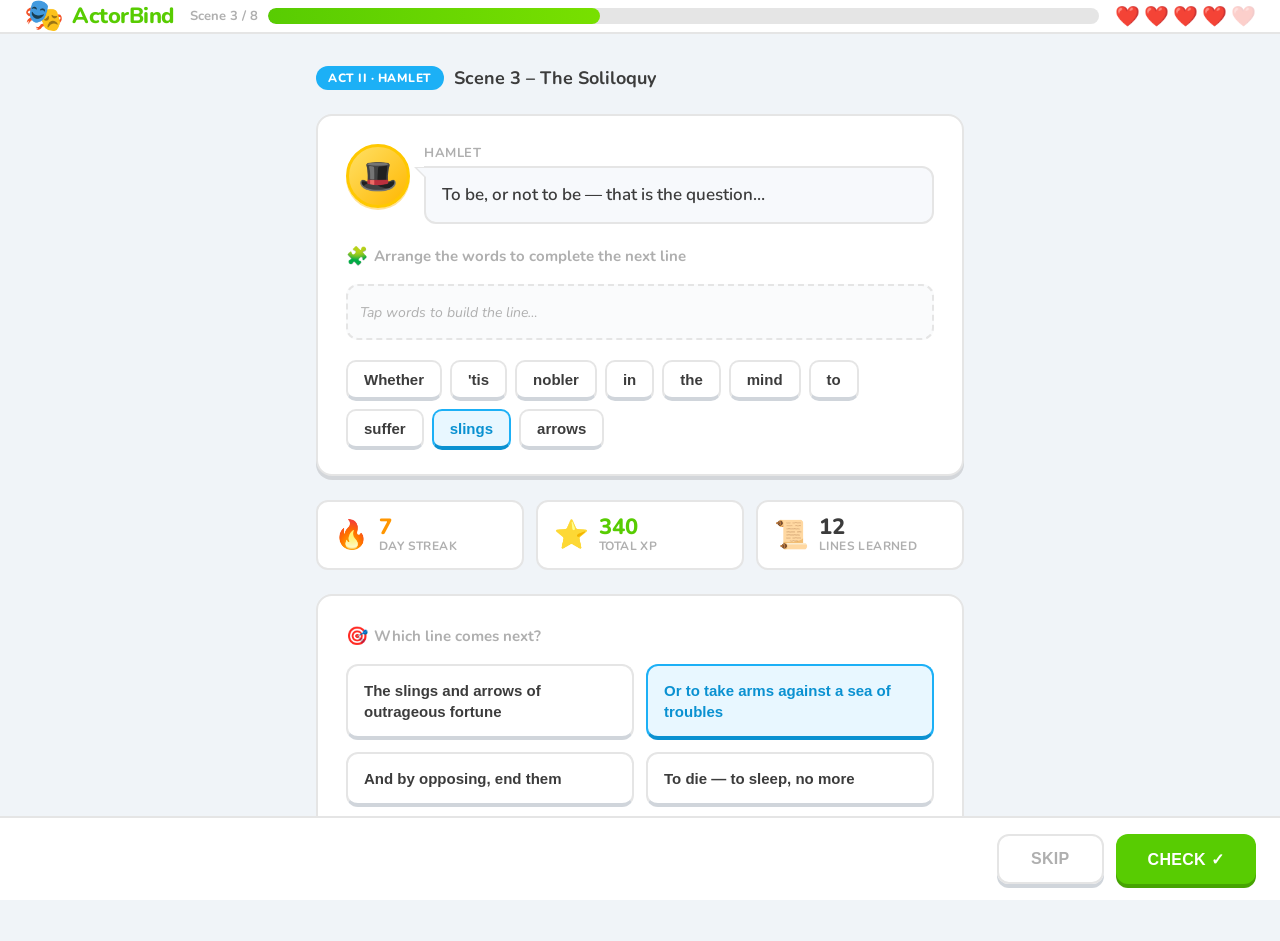
<file: index.html>
<!DOCTYPE html>
<html lang="en">
<head>
  <meta charset="UTF-8" />
  <meta name="viewport" content="width=device-width, initial-scale=1.0" />
  <title>ActorBind – Memorize Your Lines</title>
  <link rel="preconnect" href="https://fonts.googleapis.com" />
  <link
    rel="stylesheet"
    href="https://fonts.googleapis.com/css2?family=Nunito:wght@400;600;700;800&display=swap"
  />
  <link rel="stylesheet" href="styles.css" />
</head>
<body>

  <!-- ── Header ──────────────────────────────────────────────── -->
  <header class="site-header">

    <a href="#" class="logo">
      <span class="logo-icon">🎭</span>
      <span class="logo-text">ActorBind</span>
    </a>

    <div class="progress-wrap">
      <span class="progress-label">Scene 3 / 8</span>
      <div class="progress-bar" role="progressbar" aria-valuenow="40" aria-valuemin="0" aria-valuemax="100">
        <div class="progress-fill"></div>
      </div>
    </div>

    <div class="hearts" aria-label="Lives remaining: 4 of 5">
      <span class="heart" title="Life">❤️</span>
      <span class="heart" title="Life">❤️</span>
      <span class="heart" title="Life">❤️</span>
      <span class="heart" title="Life">❤️</span>
      <span class="heart lost" title="Life lost">❤️</span>
    </div>

  </header>

  <!-- ── Main ────────────────────────────────────────────────── -->
  <main>

    <!-- Lesson label -->
    <div class="lesson-info">
      <span class="lesson-badge">Act II · Hamlet</span>
      <span class="lesson-title">Scene 3 – The Soliloquy</span>
    </div>

    <!-- ── Exercise card: arrange the line ─────────────────── -->
    <section class="card" aria-label="Exercise: arrange the words">

      <!-- Character dialogue prompt -->
      <div class="card-header">
        <div class="character-avatar" aria-hidden="true">🎩</div>
        <div class="character-info">
          <div class="character-name">Hamlet</div>
          <div class="dialogue-bubble">
            To be, or not to be — that is the question…
          </div>
        </div>
      </div>

      <!-- Instruction -->
      <p class="exercise-instruction">
        <span class="icon" aria-hidden="true">🧩</span>
        Arrange the words to complete the next line
      </p>

      <!-- Drop zone for selected tiles -->
      <div class="answer-area" role="group" aria-label="Your answer">
        <span class="answer-placeholder" aria-hidden="true">Tap words to build the line…</span>
      </div>

      <!-- Word tile bank -->
      <div class="tiles-bank" role="group" aria-label="Available words">
        <button class="tile" type="button" aria-pressed="false">Whether</button>
        <button class="tile" type="button" aria-pressed="false">'tis</button>
        <button class="tile" type="button" aria-pressed="false">nobler</button>
        <button class="tile" type="button" aria-pressed="false">in</button>
        <button class="tile" type="button" aria-pressed="false">the</button>
        <button class="tile" type="button" aria-pressed="false">mind</button>
        <button class="tile" type="button" aria-pressed="false">to</button>
        <button class="tile" type="button" aria-pressed="false">suffer</button>
        <button class="tile selected" type="button" aria-pressed="true">slings</button>
        <button class="tile" type="button" aria-pressed="false">arrows</button>
      </div>

    </section>

    <!-- ── Stats strip ─────────────────────────────────────── -->
    <div class="stats-strip">

      <div class="stat-card streak">
        <span class="stat-icon" aria-hidden="true">🔥</span>
        <div class="stat-body">
          <span class="stat-value">7</span>
          <span class="stat-label">Day Streak</span>
        </div>
      </div>

      <div class="stat-card xp">
        <span class="stat-icon" aria-hidden="true">⭐</span>
        <div class="stat-body">
          <span class="stat-value">340</span>
          <span class="stat-label">Total XP</span>
        </div>
      </div>

      <div class="stat-card">
        <span class="stat-icon" aria-hidden="true">📜</span>
        <div class="stat-body">
          <span class="stat-value">12</span>
          <span class="stat-label">Lines Learned</span>
        </div>
      </div>

    </div>

    <!-- ── Exercise card: multiple choice ──────────────────── -->
    <section class="card" aria-label="Exercise: choose the correct line">

      <p class="exercise-instruction">
        <span class="icon" aria-hidden="true">🎯</span>
        Which line comes next?
      </p>

      <div class="options-grid" role="group" aria-label="Answer choices">
        <button class="option-btn" type="button" aria-pressed="false">
          The slings and arrows of outrageous fortune
        </button>
        <button class="option-btn selected" type="button" aria-pressed="true">
          Or to take arms against a sea of troubles
        </button>
        <button class="option-btn" type="button" aria-pressed="false">
          And by opposing, end them
        </button>
        <button class="option-btn" type="button" aria-pressed="false">
          To die — to sleep, no more
        </button>
      </div>

    </section>

  </main>

  <!-- ── Footer / action bar ─────────────────────────────────── -->
  <footer class="site-footer">
    <button class="btn btn-skip" type="button">Skip</button>
    <button class="btn btn-check" type="button">Check ✓</button>
  </footer>

</body>
</html>
</file>
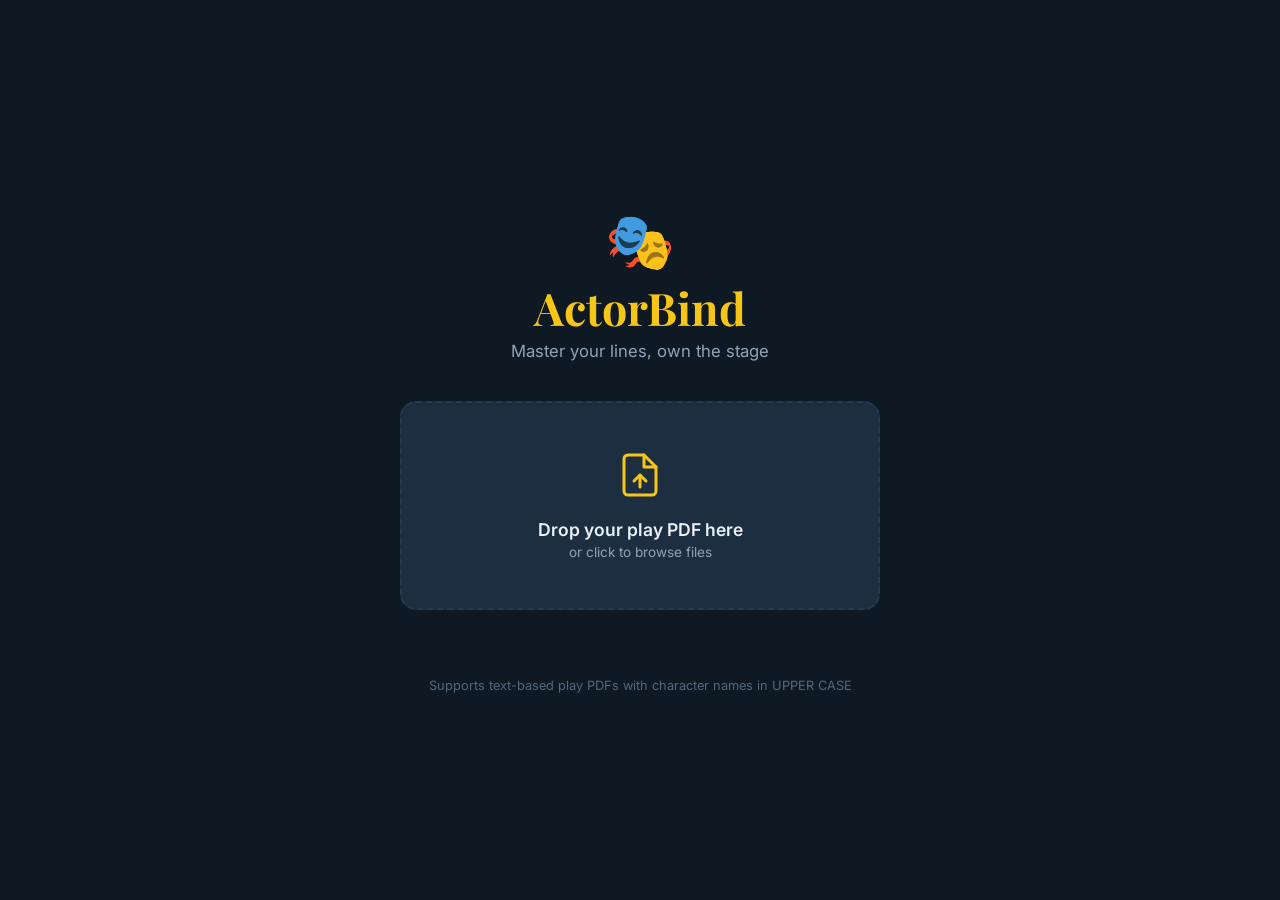
<file: templates/index.html>
<!DOCTYPE html>
<html lang="en">
<head>
    <meta charset="UTF-8">
    <meta name="viewport" content="width=device-width, initial-scale=1.0">
    <title>ActorBind — Memorize Your Lines</title>
    <link href="https://fonts.googleapis.com/css2?family=Inter:wght@400;500;600;700;800&family=Playfair+Display:wght@600;700&display=swap" rel="stylesheet">
    <link rel="stylesheet" href="/static/css/style.css">
</head>
<body>

<div id="app">

    <!-- ════════════ UPLOAD SCREEN ════════════ -->
    <div class="screen active" id="screen-upload">
        <div class="upload-container">
            <div class="brand">
                <div class="brand-icon">🎭</div>
                <h1 class="brand-title">ActorBind</h1>
                <p class="brand-subtitle">Master your lines, own the stage</p>
            </div>
            <div class="upload-card" id="drop-zone">
                <div class="upload-icon">
                    <svg width="48" height="48" viewBox="0 0 24 24" fill="none" stroke="currentColor" stroke-width="1.5" stroke-linecap="round" stroke-linejoin="round">
                        <path d="M14 2H6a2 2 0 0 0-2 2v16a2 2 0 0 0 2 2h12a2 2 0 0 0 2-2V8z"/>
                        <polyline points="14 2 14 8 20 8"/>
                        <line x1="12" y1="18" x2="12" y2="12"/>
                        <polyline points="9 15 12 12 15 15"/>
                    </svg>
                </div>
                <p class="upload-text">Drop your play PDF here</p>
                <p class="upload-subtext">or click to browse files</p>
                <input type="file" id="file-input" accept=".pdf" hidden>
            </div>
            <div class="upload-status" id="upload-status"></div>
            <p class="upload-hint">Supports text-based play PDFs with character names in UPPER CASE</p>
        </div>
    </div>

    <!-- ════════════ SETUP SCREEN ════════════ -->
    <div class="screen" id="screen-setup">
        <div class="setup-container">
            <button class="btn-back" id="btn-back-upload">← New Upload</button>
            <h2 class="setup-title">Choose Your Character</h2>

            <div class="play-info" id="play-info">
                <span class="info-badge" id="badge-pages">0 pages</span>
                <span class="info-badge" id="badge-lines">0 lines detected</span>
            </div>

            <div class="character-grid" id="character-grid"></div>

            <div class="page-range-section">
                <h3 class="section-label">Page Range <span class="optional">(optional)</span></h3>
                <div class="range-inputs">
                    <div class="range-field">
                        <label for="start-page">From</label>
                        <input type="number" id="start-page" min="1" value="1">
                    </div>
                    <span class="range-dash">—</span>
                    <div class="range-field">
                        <label for="end-page">To</label>
                        <input type="number" id="end-page" min="1">
                    </div>
                </div>
            </div>

            <div class="preview-section" id="preview-section">
                <h3 class="section-label">Script Preview</h3>
                <div class="preview-lines" id="preview-lines"></div>
            </div>

            <div class="setup-actions">
                <button class="btn-primary" id="btn-study" disabled>
                    <span class="btn-icon">📖</span> Study Lines
                </button>
                <button class="btn-primary btn-gold" id="btn-start" disabled>
                    <span class="btn-icon">⚡</span> Start Practice
                </button>
            </div>
        </div>
    </div>

    <!-- ════════════ STUDY SCREEN ════════════ -->
    <div class="screen" id="screen-study">
        <div class="study-container">
            <div class="study-header">
                <button class="btn-back" id="btn-study-back">← Back</button>
                <h2 class="study-title">Study Your Lines</h2>
                <p class="study-subtitle" id="study-subtitle"></p>
            </div>
            <div class="study-lines" id="study-lines"></div>
            <div class="study-footer">
                <button class="btn-primary btn-gold" id="btn-start-from-study">
                    <span class="btn-icon">⚡</span> Ready to Practice
                </button>
            </div>
        </div>
    </div>

    <!-- ════════════ PRACTICE SCREEN ════════════ -->
    <div class="screen" id="screen-practice">
        <div class="practice-header">
            <button class="btn-icon-only" id="btn-quit" title="Quit">
                <svg width="20" height="20" viewBox="0 0 24 24" fill="none" stroke="currentColor" stroke-width="2.5" stroke-linecap="round"><line x1="18" y1="6" x2="6" y2="18"/><line x1="6" y1="6" x2="18" y2="18"/></svg>
            </button>
            <div class="progress-bar-container">
                <div class="progress-bar" id="progress-bar"></div>
            </div>
            <div class="practice-stats">
                <div class="stat stat-hearts" id="hearts-display">
                    <span class="stat-icon">❤️</span>
                    <span class="stat-value" id="heart-count">3</span>
                </div>
                <div class="stat stat-xp">
                    <span class="stat-icon">⭐</span>
                    <span class="stat-value" id="xp-count">0</span>
                </div>
                <div class="stat stat-streak" id="streak-display">
                    <span class="stat-icon">🔥</span>
                    <span class="stat-value" id="streak-count">0</span>
                </div>
            </div>
        </div>

        <div class="exercise-area">
            <div class="exercise-type-badge" id="exercise-type-badge"></div>
            <div class="exercise-container" id="exercise-container"></div>
        </div>

        <div class="practice-footer" id="practice-footer">
            <div class="feedback-bar" id="feedback-bar"></div>
            <button class="btn-primary btn-check" id="btn-check" disabled>Check</button>
        </div>
    </div>

    <!-- ════════════ RESULTS SCREEN ════════════ -->
    <div class="screen" id="screen-results">
        <div class="results-container">
            <div class="results-trophy">🏆</div>
            <h2 class="results-title" id="results-title">Lesson Complete!</h2>
            <p class="results-subtitle" id="results-subtitle"></p>

            <div class="results-stats">
                <div class="result-card">
                    <span class="result-number" id="result-xp">0</span>
                    <span class="result-label">XP earned</span>
                </div>
                <div class="result-card">
                    <span class="result-number" id="result-accuracy">0%</span>
                    <span class="result-label">Accuracy</span>
                </div>
                <div class="result-card">
                    <span class="result-number" id="result-streak">0</span>
                    <span class="result-label">Best streak</span>
                </div>
            </div>

            <div class="results-actions">
                <button class="btn-primary btn-gold" id="btn-next-lesson">Next Lesson →</button>
                <button class="btn-secondary" id="btn-retry-mistakes">Practice Mistakes</button>
                <button class="btn-secondary" id="btn-retry">Retry Lesson</button>
                <button class="btn-ghost" id="btn-new-play">← Choose Another Play</button>
            </div>
        </div>
    </div>

    <!-- ════════════ OUT OF HEARTS OVERLAY ════════════ -->
    <div class="overlay" id="overlay-hearts">
        <div class="overlay-card">
            <div class="overlay-icon">💔</div>
            <h3>Out of Hearts!</h3>
            <p>Don't worry — every great actor needs rehearsal.</p>
            <div class="overlay-actions">
                <button class="btn-primary" id="btn-hearts-retry">Try Again</button>
                <button class="btn-secondary" id="btn-hearts-quit">Back to Setup</button>
            </div>
        </div>
    </div>

    <!-- ════════════ LOADING OVERLAY ════════════ -->
    <div class="overlay" id="overlay-loading">
        <div class="overlay-card">
            <div class="spinner"></div>
            <p class="loading-text" id="loading-text">Preparing your practice…</p>
        </div>
    </div>

</div>

<canvas id="confetti-canvas"></canvas>

<script src="/static/js/app.js"></script>
</body>
</html>
</file>
<file: styles.css>
/* ── Reset & base ────────────────────────────────────────────── */
*, *::before, *::after {
  box-sizing: border-box;
  margin: 0;
  padding: 0;
}

:root {
  --green:      #58cc02;
  --green-dark: #46a302;
  --blue:       #1cb0f6;
  --blue-dark:  #0a91d1;
  --red:        #ff4b4b;
  --gold:       #ffc800;
  --bg:         #f0f4f8;
  --card:       #ffffff;
  --border:     #e5e5e5;
  --text:       #3c3c3c;
  --text-muted: #afafaf;
  --radius:     16px;
  --shadow:     0 4px 0 rgba(0,0,0,.12);
}

html, body {
  height: 100%;
}

body {
  font-family: "Nunito", "Segoe UI", Arial, sans-serif;
  background: var(--bg);
  color: var(--text);
  display: flex;
  flex-direction: column;
  min-height: 100vh;
}

/* ── Header ──────────────────────────────────────────────────── */
.site-header {
  background: var(--card);
  border-bottom: 2px solid var(--border);
  padding: 0 24px;
  height: 64px;
  display: flex;
  align-items: center;
  gap: 16px;
  position: sticky;
  top: 0;
  z-index: 100;
}

.logo {
  display: flex;
  align-items: center;
  gap: 8px;
  text-decoration: none;
}

.logo-icon {
  font-size: 32px;
  line-height: 1;
}

.logo-text {
  font-size: 22px;
  font-weight: 800;
  color: var(--green);
  letter-spacing: -0.5px;
}

/* Progress bar */
.progress-wrap {
  flex: 1;
  display: flex;
  align-items: center;
  gap: 10px;
}

.progress-label {
  font-size: 13px;
  font-weight: 700;
  color: var(--text-muted);
  white-space: nowrap;
}

.progress-bar {
  flex: 1;
  height: 16px;
  background: var(--border);
  border-radius: 100px;
  overflow: hidden;
}

.progress-fill {
  height: 100%;
  width: 40%;
  background: linear-gradient(90deg, var(--green) 0%, #78e000 100%);
  border-radius: 100px;
  transition: width .4s ease;
}

/* Hearts */
.hearts {
  display: flex;
  align-items: center;
  gap: 4px;
  font-size: 20px;
}

.heart { opacity: 1; transition: opacity .2s; }
.heart.lost { opacity: .25; }

/* ── Main layout ─────────────────────────────────────────────── */
main {
  flex: 1;
  display: flex;
  flex-direction: column;
  align-items: center;
  padding: 32px 16px 24px;
  gap: 24px;
  max-width: 680px;
  width: 100%;
  margin: 0 auto;
}

/* ── Lesson info strip ───────────────────────────────────────── */
.lesson-info {
  width: 100%;
  display: flex;
  align-items: center;
  gap: 10px;
}

.lesson-badge {
  background: var(--blue);
  color: #fff;
  font-size: 12px;
  font-weight: 800;
  padding: 4px 12px;
  border-radius: 100px;
  text-transform: uppercase;
  letter-spacing: .5px;
}

.lesson-title {
  font-size: 18px;
  font-weight: 700;
}

/* ── Exercise card ───────────────────────────────────────────── */
.card {
  background: var(--card);
  border: 2px solid var(--border);
  border-radius: var(--radius);
  padding: 28px 28px 24px;
  width: 100%;
  box-shadow: var(--shadow);
}

.card-header {
  display: flex;
  align-items: flex-start;
  gap: 14px;
  margin-bottom: 20px;
}

.character-avatar {
  width: 64px;
  height: 64px;
  border-radius: 50%;
  background: linear-gradient(135deg, #ffe066 0%, #ffb700 100%);
  display: flex;
  align-items: center;
  justify-content: center;
  font-size: 32px;
  flex-shrink: 0;
  border: 3px solid var(--gold);
  box-shadow: 0 2px 0 rgba(255,183,0,.4);
}

.character-info {
  flex: 1;
}

.character-name {
  font-size: 13px;
  font-weight: 700;
  color: var(--text-muted);
  text-transform: uppercase;
  letter-spacing: .5px;
  margin-bottom: 4px;
}

.dialogue-bubble {
  background: #f7f9fc;
  border: 2px solid var(--border);
  border-radius: 0 12px 12px 12px;
  padding: 14px 16px;
  font-size: 17px;
  font-weight: 600;
  line-height: 1.55;
  color: var(--text);
  position: relative;
}

.dialogue-bubble::before {
  content: "";
  position: absolute;
  top: -1px;
  left: -12px;
  border: 6px solid transparent;
  border-right-color: var(--border);
  border-top-color: var(--border);
}

.dialogue-bubble::after {
  content: "";
  position: absolute;
  top: 0px;
  left: -9px;
  border: 5px solid transparent;
  border-right-color: #f7f9fc;
  border-top-color: #f7f9fc;
}

/* Instruction */
.exercise-instruction {
  font-size: 15px;
  font-weight: 700;
  color: var(--text-muted);
  margin-bottom: 16px;
  display: flex;
  align-items: center;
  gap: 6px;
}

.exercise-instruction .icon {
  font-size: 18px;
}

/* Word tile answer area */
.answer-area {
  min-height: 56px;
  border: 2px dashed var(--border);
  border-radius: 12px;
  padding: 10px 12px;
  display: flex;
  flex-wrap: wrap;
  gap: 8px;
  align-items: center;
  margin-bottom: 20px;
  background: #fafbfc;
  transition: border-color .2s;
}

.answer-placeholder {
  color: var(--text-muted);
  font-size: 14px;
  font-style: italic;
}

/* Word tiles */
.tiles-bank {
  display: flex;
  flex-wrap: wrap;
  gap: 8px;
}

.tile {
  background: var(--card);
  border: 2px solid var(--border);
  border-bottom: 4px solid #d0d5db;
  border-radius: 10px;
  padding: 9px 16px;
  font-size: 15px;
  font-weight: 700;
  color: var(--text);
  cursor: pointer;
  user-select: none;
  transition: transform .1s, background .15s;
}

.tile:hover {
  background: #f5f7ff;
  border-color: var(--blue);
  border-bottom-color: var(--blue-dark);
}

.tile:active {
  transform: translateY(2px);
  border-bottom-width: 2px;
}

.tile.selected {
  background: #e8f7ff;
  border-color: var(--blue);
  border-bottom-color: var(--blue-dark);
  color: var(--blue-dark);
}

/* Multiple choice options */
.options-grid {
  display: grid;
  grid-template-columns: 1fr 1fr;
  gap: 12px;
}

.option-btn {
  background: var(--card);
  border: 2px solid var(--border);
  border-bottom: 4px solid #d0d5db;
  border-radius: 12px;
  padding: 14px 16px;
  font-size: 15px;
  font-weight: 700;
  color: var(--text);
  text-align: left;
  cursor: pointer;
  transition: transform .1s, background .15s, border-color .15s;
  line-height: 1.4;
}

.option-btn:hover {
  background: #f5f7ff;
  border-color: var(--blue);
  border-bottom-color: var(--blue-dark);
}

.option-btn:active {
  transform: translateY(2px);
  border-bottom-width: 2px;
}

.option-btn.selected {
  background: #e8f7ff;
  border-color: var(--blue);
  border-bottom-color: var(--blue-dark);
  color: var(--blue-dark);
}

.option-btn.correct {
  background: #d7ffb8;
  border-color: var(--green);
  border-bottom-color: var(--green-dark);
  color: var(--green-dark);
}

.option-btn.incorrect {
  background: #ffe0e0;
  border-color: var(--red);
  border-bottom-color: #cc3b3b;
  color: #cc3b3b;
}

/* ── XP / streak strip ───────────────────────────────────────── */
.stats-strip {
  width: 100%;
  display: flex;
  gap: 12px;
}

.stat-card {
  flex: 1;
  background: var(--card);
  border: 2px solid var(--border);
  border-radius: 12px;
  padding: 14px 16px;
  display: flex;
  align-items: center;
  gap: 10px;
}

.stat-icon {
  font-size: 28px;
  line-height: 1;
}

.stat-body {
  display: flex;
  flex-direction: column;
}

.stat-value {
  font-size: 22px;
  font-weight: 800;
  line-height: 1;
}

.stat-label {
  font-size: 12px;
  font-weight: 700;
  color: var(--text-muted);
  text-transform: uppercase;
  letter-spacing: .4px;
}

.stat-card.streak .stat-value { color: #ff9600; }
.stat-card.xp     .stat-value { color: var(--green); }

/* ── Footer / CTA ────────────────────────────────────────────── */
.site-footer {
  background: var(--card);
  border-top: 2px solid var(--border);
  padding: 16px 24px;
  display: flex;
  justify-content: flex-end;
  gap: 12px;
  position: sticky;
  bottom: 0;
}

.btn {
  display: inline-flex;
  align-items: center;
  justify-content: center;
  gap: 8px;
  border: none;
  border-radius: 12px;
  padding: 14px 32px;
  font-size: 16px;
  font-weight: 800;
  letter-spacing: .3px;
  text-transform: uppercase;
  cursor: pointer;
  transition: transform .1s, box-shadow .1s;
  text-decoration: none;
}

.btn:active {
  transform: translateY(2px);
}

.btn-skip {
  background: transparent;
  border: 2px solid var(--border);
  color: var(--text-muted);
  box-shadow: 0 4px 0 #d0d5db;
}

.btn-skip:hover  { background: var(--bg); }
.btn-skip:active { box-shadow: none; }

.btn-check {
  background: var(--green);
  color: #fff;
  box-shadow: 0 4px 0 var(--green-dark);
}

.btn-check:hover  { background: #63de02; }
.btn-check:active { box-shadow: none; }

/* ── Responsive ──────────────────────────────────────────────── */
@media (max-width: 520px) {
  .site-header {
    padding: 0 12px;
    gap: 10px;
  }

  .progress-label {
    display: none;
  }

  .options-grid {
    grid-template-columns: 1fr;
  }

  .btn {
    padding: 13px 20px;
    font-size: 14px;
  }
}
</file>
<file: static/css/style.css>
/* ══════════════════════════════════════════════════════════════════════════════
   ActorBind — Theatrical Dark Theme
   ══════════════════════════════════════════════════════════════════════════════ */

:root {
    --bg-primary:    #0f1923;
    --bg-secondary:  #162231;
    --bg-card:       #1c2e40;
    --bg-elevated:   #243a50;
    --bg-input:      #12202e;

    --text-primary:  #eaf0f6;
    --text-secondary:#8fa3b8;
    --text-muted:    #506880;

    --gold:          #f5c518;
    --gold-dim:      #c49e10;
    --gold-glow:     rgba(245, 197, 24, .15);

    --green:         #58cc02;
    --green-dim:     #3ea302;
    --green-glow:    rgba(88, 204, 2, .15);

    --red:           #ff4b4b;
    --red-dim:       #dc3030;
    --red-glow:      rgba(255, 75, 75, .15);

    --blue:          #49c0f8;
    --purple:        #a560e8;

    --radius-sm:     8px;
    --radius-md:     12px;
    --radius-lg:     16px;
    --radius-xl:     24px;
    --radius-pill:   999px;

    --shadow:        0 4px 16px rgba(0,0,0,.35);
    --shadow-lg:     0 8px 32px rgba(0,0,0,.45);

    --font-body:     'Inter', -apple-system, BlinkMacSystemFont, sans-serif;
    --font-display:  'Playfair Display', Georgia, serif;

    --transition:    .2s ease;
    --transition-slow: .4s ease;
}

/* ── Reset ─────────────────────────────────────────────────────────────────── */

*, *::before, *::after { box-sizing: border-box; margin: 0; padding: 0; }

html { font-size: 16px; }

body {
    font-family: var(--font-body);
    background: var(--bg-primary);
    color: var(--text-primary);
    min-height: 100vh;
    overflow-x: hidden;
    -webkit-font-smoothing: antialiased;
}

input, button, textarea { font-family: inherit; }


/* ── Screen Management ─────────────────────────────────────────────────────── */

.screen {
    display: none;
    min-height: 100vh;
    animation: fadeIn .35s ease;
}
.screen.active { display: flex; }

@keyframes fadeIn { from { opacity: 0; transform: translateY(8px); } to { opacity: 1; transform: translateY(0); } }


/* ── Buttons ───────────────────────────────────────────────────────────────── */

.btn-primary {
    display: inline-flex; align-items: center; justify-content: center; gap: 8px;
    padding: 14px 32px;
    border: none; border-radius: var(--radius-pill);
    font-size: .95rem; font-weight: 700; letter-spacing: .02em;
    background: var(--green); color: #fff;
    cursor: pointer;
    transition: background var(--transition), transform var(--transition), box-shadow var(--transition);
    box-shadow: 0 4px 0 var(--green-dim);
}
.btn-primary:hover:not(:disabled) { background: #4dba02; transform: translateY(-1px); }
.btn-primary:active:not(:disabled) { transform: translateY(2px); box-shadow: 0 1px 0 var(--green-dim); }
.btn-primary:disabled { opacity: .4; cursor: not-allowed; }

.btn-primary.btn-gold { background: var(--gold); color: #1a1200; box-shadow: 0 4px 0 var(--gold-dim); }
.btn-primary.btn-gold:hover:not(:disabled) { background: #e6b815; }

.btn-primary.btn-red { background: var(--red); box-shadow: 0 4px 0 var(--red-dim); }

.btn-secondary {
    display: inline-flex; align-items: center; justify-content: center; gap: 8px;
    padding: 12px 28px;
    border: 2px solid var(--bg-elevated); border-radius: var(--radius-pill);
    font-size: .9rem; font-weight: 600;
    background: transparent; color: var(--text-primary);
    cursor: pointer;
    transition: border-color var(--transition), background var(--transition);
}
.btn-secondary:hover { border-color: var(--text-secondary); background: var(--bg-card); }

.btn-ghost {
    background: none; border: none;
    padding: 10px 20px;
    color: var(--text-secondary); font-size: .85rem; font-weight: 500;
    cursor: pointer;
    transition: color var(--transition);
}
.btn-ghost:hover { color: var(--text-primary); }

.btn-back {
    background: none; border: none;
    color: var(--text-secondary); font-size: .9rem; font-weight: 500;
    cursor: pointer;
    transition: color var(--transition);
    margin-bottom: 16px;
}
.btn-back:hover { color: var(--gold); }

.btn-icon-only {
    background: none; border: none;
    color: var(--text-secondary);
    cursor: pointer; padding: 4px;
    transition: color var(--transition);
}
.btn-icon-only:hover { color: var(--text-primary); }

.btn-icon { font-size: 1.1em; }


/* ══════════════════════════════════════════════════════════════════════════════
   UPLOAD SCREEN
   ══════════════════════════════════════════════════════════════════════════════ */

#screen-upload {
    flex-direction: column; align-items: center; justify-content: center;
    padding: 40px 20px;
}

.upload-container { text-align: center; max-width: 480px; width: 100%; }

.brand { margin-bottom: 40px; }
.brand-icon { font-size: 3.5rem; margin-bottom: 8px; }
.brand-title {
    font-family: var(--font-display); font-size: 2.8rem; font-weight: 700;
    color: var(--gold);
    line-height: 1.1;
}
.brand-subtitle { color: var(--text-secondary); font-size: 1.05rem; margin-top: 8px; }

.upload-card {
    background: var(--bg-card);
    border: 2px dashed var(--bg-elevated);
    border-radius: var(--radius-lg);
    padding: 48px 32px;
    cursor: pointer;
    transition: border-color var(--transition), background var(--transition);
}
.upload-card:hover, .upload-card.drag-over {
    border-color: var(--gold);
    background: var(--gold-glow);
}
.upload-card .upload-icon {
    color: var(--gold); margin-bottom: 16px;
    transition: transform var(--transition);
}
.upload-card:hover .upload-icon { transform: translateY(-4px); }
.upload-text { font-size: 1.1rem; font-weight: 600; margin-bottom: 4px; }
.upload-subtext { color: var(--text-secondary); font-size: .85rem; }

.upload-status {
    margin-top: 20px;
    font-size: .9rem;
    min-height: 24px;
}
.upload-status.error { color: var(--red); }
.upload-status.loading { color: var(--gold); }
.upload-status.success { color: var(--green); }

.upload-hint {
    margin-top: 24px;
    font-size: .8rem;
    color: var(--text-muted);
}


/* ══════════════════════════════════════════════════════════════════════════════
   SETUP SCREEN
   ══════════════════════════════════════════════════════════════════════════════ */

#screen-setup {
    flex-direction: column; align-items: center;
    padding: 32px 20px 80px;
}

.setup-container { max-width: 640px; width: 100%; }

.setup-title {
    font-family: var(--font-display); font-size: 1.8rem;
    margin-bottom: 16px;
}

.play-info { display: flex; gap: 10px; flex-wrap: wrap; margin-bottom: 24px; }

.info-badge {
    display: inline-block;
    padding: 4px 14px;
    border-radius: var(--radius-pill);
    background: var(--bg-card);
    font-size: .8rem; font-weight: 600;
    color: var(--text-secondary);
}

.character-grid {
    display: grid; grid-template-columns: repeat(auto-fill, minmax(150px, 1fr));
    gap: 12px;
    margin-bottom: 32px;
}

.character-card {
    background: var(--bg-card);
    border: 2px solid transparent;
    border-radius: var(--radius-md);
    padding: 16px;
    text-align: center;
    cursor: pointer;
    transition: border-color var(--transition), background var(--transition), transform var(--transition);
}
.character-card:hover { border-color: var(--bg-elevated); transform: translateY(-2px); }
.character-card.selected { border-color: var(--gold); background: var(--gold-glow); }
.character-card .char-name { font-weight: 700; font-size: .95rem; margin-bottom: 4px; }
.character-card .char-lines { font-size: .75rem; color: var(--text-secondary); }

.section-label {
    font-size: .95rem; font-weight: 700; margin-bottom: 12px;
    color: var(--text-secondary);
}
.optional { font-weight: 400; color: var(--text-muted); font-size: .8rem; }

.page-range-section { margin-bottom: 28px; }

.range-inputs { display: flex; align-items: center; gap: 12px; }
.range-field { display: flex; flex-direction: column; gap: 4px; }
.range-field label { font-size: .75rem; color: var(--text-secondary); }
.range-field input {
    width: 90px; padding: 10px 12px;
    border-radius: var(--radius-sm);
    border: 2px solid var(--bg-elevated);
    background: var(--bg-input);
    color: var(--text-primary);
    font-size: .95rem; font-weight: 600;
    transition: border-color var(--transition);
}
.range-field input:focus { outline: none; border-color: var(--gold); }
.range-dash { color: var(--text-muted); font-size: 1.2rem; margin-top: 18px; }

.preview-section { margin-bottom: 32px; }

.preview-lines {
    background: var(--bg-card);
    border-radius: var(--radius-md);
    padding: 16px 20px;
    max-height: 200px;
    overflow-y: auto;
}
.preview-line {
    padding: 6px 0;
    border-bottom: 1px solid var(--bg-elevated);
    font-size: .85rem;
    line-height: 1.5;
}
.preview-line:last-child { border-bottom: none; }
.preview-char { font-weight: 700; color: var(--gold); margin-right: 6px; }

.setup-actions {
    display: flex; gap: 12px;
    position: sticky; bottom: 20px;
    justify-content: center;
}


/* ══════════════════════════════════════════════════════════════════════════════
   STUDY SCREEN
   ══════════════════════════════════════════════════════════════════════════════ */

#screen-study {
    flex-direction: column; align-items: center;
    padding: 32px 20px 100px;
}

.study-container { max-width: 680px; width: 100%; }

.study-header { margin-bottom: 24px; }
.study-title { font-family: var(--font-display); font-size: 1.6rem; }
.study-subtitle { color: var(--text-secondary); font-size: .9rem; margin-top: 4px; }

.study-lines { display: flex; flex-direction: column; gap: 4px; }

.study-entry {
    padding: 12px 16px;
    border-radius: var(--radius-sm);
    font-size: .9rem;
    line-height: 1.6;
}
.study-entry.cue { background: var(--bg-card); }
.study-entry.mine {
    background: var(--gold-glow);
    border-left: 3px solid var(--gold);
}
.study-char {
    font-weight: 700; font-size: .8rem;
    text-transform: uppercase; letter-spacing: .05em;
    margin-bottom: 2px;
    display: block;
}
.study-entry.cue .study-char { color: var(--blue); }
.study-entry.mine .study-char { color: var(--gold); }

.study-footer {
    position: fixed; bottom: 0; left: 0; right: 0;
    padding: 16px 20px;
    background: linear-gradient(transparent, var(--bg-primary) 30%);
    text-align: center;
}


/* ══════════════════════════════════════════════════════════════════════════════
   PRACTICE SCREEN
   ══════════════════════════════════════════════════════════════════════════════ */

#screen-practice {
    flex-direction: column;
    height: 100vh;
}

.practice-header {
    display: flex; align-items: center; gap: 16px;
    padding: 16px 20px 12px;
    flex-shrink: 0;
}

.progress-bar-container {
    flex: 1; height: 12px;
    background: var(--bg-card);
    border-radius: var(--radius-pill);
    overflow: hidden;
}
.progress-bar {
    height: 100%; width: 0%;
    background: linear-gradient(90deg, var(--gold), #ffe066);
    border-radius: var(--radius-pill);
    transition: width .5s ease;
}

.practice-stats { display: flex; gap: 16px; }

.stat {
    display: flex; align-items: center; gap: 4px;
    font-weight: 700; font-size: .9rem;
}
.stat-icon { font-size: 1.05rem; }

.stat-hearts .stat-value { color: var(--red); }
.stat-xp .stat-value { color: var(--gold); }
.stat-streak .stat-value { color: #ff9600; }

/* Exercise Area */
.exercise-area {
    flex: 1;
    display: flex; flex-direction: column; align-items: center;
    padding: 12px 20px 0;
    overflow-y: auto;
    max-width: 680px; width: 100%;
    margin: 0 auto;
}

.exercise-type-badge {
    display: inline-block;
    padding: 4px 14px;
    border-radius: var(--radius-pill);
    background: var(--bg-card);
    font-size: .75rem; font-weight: 700;
    color: var(--text-secondary);
    text-transform: uppercase;
    letter-spacing: .08em;
    margin-bottom: 20px;
}

.exercise-container { width: 100%; }

/* Cue Section */
.cue-section {
    background: var(--bg-card);
    border-radius: var(--radius-md);
    padding: 16px 20px;
    margin-bottom: 24px;
}
.cue-label {
    font-size: .75rem; font-weight: 700;
    text-transform: uppercase; letter-spacing: .06em;
    color: var(--blue);
    margin-bottom: 6px;
}
.cue-text { font-size: 1rem; line-height: 1.6; color: var(--text-primary); }

/* Your Line Prompt */
.your-line-prompt {
    font-size: .8rem; font-weight: 700;
    text-transform: uppercase; letter-spacing: .06em;
    color: var(--gold);
    margin-bottom: 12px;
}

/* ── Multiple Choice ─────────────────────── */
.mc-options { display: flex; flex-direction: column; gap: 10px; }

.mc-option {
    display: block; width: 100%;
    padding: 14px 20px;
    border: 2px solid var(--bg-elevated);
    border-radius: var(--radius-md);
    background: var(--bg-card);
    color: var(--text-primary);
    font-size: .95rem; font-weight: 500;
    text-align: left;
    cursor: pointer;
    transition: border-color var(--transition), background var(--transition), transform .1s ease;
    line-height: 1.5;
}
.mc-option:hover { border-color: var(--text-muted); transform: translateX(4px); }
.mc-option.selected { border-color: var(--gold); background: var(--gold-glow); }
.mc-option.correct { border-color: var(--green); background: var(--green-glow); }
.mc-option.incorrect { border-color: var(--red); background: var(--red-glow); }
.mc-option:disabled { cursor: default; transform: none; }

/* ── Fill in the Blank ───────────────────── */
.fill-template {
    font-size: 1.1rem; line-height: 2.2;
    word-spacing: 2px;
}

.blank-input {
    display: inline-block;
    width: 100px;
    padding: 4px 8px;
    border: 2px solid var(--bg-elevated);
    border-bottom-width: 3px;
    border-radius: var(--radius-sm);
    background: var(--bg-input);
    color: var(--text-primary);
    font-size: .95rem; font-weight: 600;
    text-align: center;
    transition: border-color var(--transition);
    margin: 0 2px;
}
.blank-input:focus { outline: none; border-color: var(--gold); }
.blank-input.correct { border-color: var(--green); background: var(--green-glow); color: var(--green); }
.blank-input.incorrect { border-color: var(--red); background: var(--red-glow); color: var(--red); }

/* ── Word Scramble ───────────────────────── */
.scramble-answer {
    min-height: 56px;
    padding: 12px;
    border: 2px dashed var(--bg-elevated);
    border-radius: var(--radius-md);
    margin-bottom: 16px;
    display: flex; flex-wrap: wrap; gap: 8px;
    align-items: center;
    transition: border-color var(--transition);
}
.scramble-answer.active { border-color: var(--gold); }
.scramble-answer.correct { border-color: var(--green); border-style: solid; }
.scramble-answer.incorrect { border-color: var(--red); border-style: solid; }
.scramble-answer .placeholder-text {
    color: var(--text-muted); font-size: .85rem; font-style: italic;
}

.scramble-bank {
    display: flex; flex-wrap: wrap; gap: 8px;
    justify-content: center;
    padding: 8px 0;
}

.word-chip {
    display: inline-block;
    padding: 8px 16px;
    border: 2px solid var(--bg-elevated);
    border-radius: var(--radius-pill);
    background: var(--bg-card);
    color: var(--text-primary);
    font-size: .9rem; font-weight: 600;
    cursor: pointer;
    transition: border-color var(--transition), background var(--transition), transform .15s ease, opacity .15s ease;
    user-select: none;
}
.word-chip:hover { border-color: var(--gold); transform: translateY(-2px); }
.word-chip.placed { opacity: .25; pointer-events: none; }
.word-chip.in-answer { border-color: var(--gold); background: var(--gold-glow); }
.word-chip.in-answer:hover { border-color: var(--red); background: var(--red-glow); }
.word-chip.correct-chip { border-color: var(--green); background: var(--green-glow); }
.word-chip.incorrect-chip { border-color: var(--red); background: var(--red-glow); }

/* ── First Letters & Full Recall ─────────── */
.hint-display {
    font-family: 'Courier New', Courier, monospace;
    font-size: 1.15rem; font-weight: 600;
    letter-spacing: 1px;
    color: var(--gold);
    background: var(--bg-card);
    padding: 16px 20px;
    border-radius: var(--radius-md);
    margin-bottom: 16px;
    line-height: 1.8;
}

.recall-input {
    width: 100%;
    min-height: 80px;
    padding: 14px 18px;
    border: 2px solid var(--bg-elevated);
    border-radius: var(--radius-md);
    background: var(--bg-input);
    color: var(--text-primary);
    font-size: 1rem;
    line-height: 1.6;
    resize: vertical;
    transition: border-color var(--transition);
}
.recall-input:focus { outline: none; border-color: var(--gold); }
.recall-input.correct { border-color: var(--green); }
.recall-input.incorrect { border-color: var(--red); }

.similarity-bar {
    margin-top: 8px;
    font-size: .8rem; color: var(--text-secondary);
}


/* ── Practice Footer ─────────────────────── */

.practice-footer {
    flex-shrink: 0;
    padding: 0 20px 24px;
    max-width: 680px; width: 100%;
    margin: 0 auto;
}

.feedback-bar {
    min-height: 48px;
    margin-bottom: 12px;
    padding: 10px 16px;
    border-radius: var(--radius-md);
    font-size: .9rem; font-weight: 600;
    display: none;
    align-items: center; gap: 8px;
    line-height: 1.5;
}
.feedback-bar.show { display: flex; }
.feedback-bar.correct {
    background: var(--green-glow); color: var(--green);
    border: 1px solid var(--green);
}
.feedback-bar.incorrect {
    background: var(--red-glow); color: var(--red);
    border: 1px solid var(--red);
}

.btn-check {
    width: 100%; padding: 16px;
    font-size: 1rem;
}
.btn-check.btn-continue {
    background: var(--gold); box-shadow: 0 4px 0 var(--gold-dim);
    color: #1a1200;
}


/* ══════════════════════════════════════════════════════════════════════════════
   RESULTS SCREEN
   ══════════════════════════════════════════════════════════════════════════════ */

#screen-results {
    flex-direction: column; align-items: center; justify-content: center;
    padding: 40px 20px;
}

.results-container {
    text-align: center;
    max-width: 440px; width: 100%;
}

.results-trophy { font-size: 4rem; margin-bottom: 12px; }

.results-title {
    font-family: var(--font-display); font-size: 2rem;
    color: var(--gold); margin-bottom: 6px;
}
.results-subtitle { color: var(--text-secondary); font-size: .9rem; margin-bottom: 32px; }

.results-stats {
    display: flex; gap: 16px; justify-content: center;
    margin-bottom: 36px;
}
.result-card {
    flex: 1;
    background: var(--bg-card);
    border-radius: var(--radius-md);
    padding: 20px 12px;
    display: flex; flex-direction: column; align-items: center; gap: 6px;
}
.result-number { font-size: 1.6rem; font-weight: 800; color: var(--gold); }
.result-label { font-size: .75rem; color: var(--text-secondary); font-weight: 600; text-transform: uppercase; letter-spacing: .05em; }

.results-actions {
    display: flex; flex-direction: column; align-items: center; gap: 10px;
}
.results-actions .btn-primary,
.results-actions .btn-secondary { width: 100%; max-width: 280px; }


/* ══════════════════════════════════════════════════════════════════════════════
   OVERLAYS
   ══════════════════════════════════════════════════════════════════════════════ */

.overlay {
    position: fixed; inset: 0;
    background: rgba(10, 16, 22, .85);
    display: none;
    align-items: center; justify-content: center;
    z-index: 100;
    animation: fadeIn .25s ease;
}
.overlay.show { display: flex; }

.overlay-card {
    background: var(--bg-card);
    border-radius: var(--radius-lg);
    padding: 40px;
    text-align: center;
    max-width: 360px; width: 90%;
    box-shadow: var(--shadow-lg);
}
.overlay-icon { font-size: 3rem; margin-bottom: 12px; }
.overlay-card h3 { font-size: 1.3rem; margin-bottom: 8px; }
.overlay-card p { color: var(--text-secondary); font-size: .9rem; margin-bottom: 24px; }
.overlay-actions { display: flex; flex-direction: column; gap: 8px; }

.spinner {
    width: 40px; height: 40px;
    border: 3px solid var(--bg-elevated);
    border-top-color: var(--gold);
    border-radius: 50%;
    animation: spin .8s linear infinite;
    margin: 0 auto 16px;
}
@keyframes spin { to { transform: rotate(360deg); } }

.loading-text { color: var(--text-secondary); font-size: .9rem; }


/* ══════════════════════════════════════════════════════════════════════════════
   CONFETTI CANVAS
   ══════════════════════════════════════════════════════════════════════════════ */

#confetti-canvas {
    position: fixed; inset: 0;
    pointer-events: none;
    z-index: 200;
    display: none;
}


/* ══════════════════════════════════════════════════════════════════════════════
   ANIMATIONS
   ══════════════════════════════════════════════════════════════════════════════ */

@keyframes shake {
    0%, 100% { transform: translateX(0); }
    20% { transform: translateX(-6px); }
    40% { transform: translateX(6px); }
    60% { transform: translateX(-4px); }
    80% { transform: translateX(4px); }
}
.shake { animation: shake .4s ease; }

@keyframes pulse {
    0% { transform: scale(1); }
    50% { transform: scale(1.05); }
    100% { transform: scale(1); }
}
.pulse { animation: pulse .3s ease; }

@keyframes heartBreak {
    0% { transform: scale(1); }
    30% { transform: scale(1.3); }
    60% { transform: scale(.9); }
    100% { transform: scale(1); opacity: .7; }
}
.heart-break { animation: heartBreak .5s ease; }

@keyframes popIn {
    0% { transform: scale(0); opacity: 0; }
    70% { transform: scale(1.1); }
    100% { transform: scale(1); opacity: 1; }
}
.pop-in { animation: popIn .3s ease; }

@keyframes slideUp {
    from { transform: translateY(20px); opacity: 0; }
    to { transform: translateY(0); opacity: 1; }
}
.slide-up { animation: slideUp .35s ease; }

@keyframes countUp {
    from { transform: translateY(8px); opacity: 0; }
    to { transform: translateY(0); opacity: 1; }
}
.count-up { animation: countUp .4s ease; }


/* ══════════════════════════════════════════════════════════════════════════════
   CORRECT ANSWER DISPLAY
   ══════════════════════════════════════════════════════════════════════════════ */

.correct-answer-display {
    margin-top: 8px;
    padding: 10px 16px;
    background: var(--bg-card);
    border-radius: var(--radius-sm);
    border-left: 3px solid var(--green);
    font-size: .85rem;
    color: var(--text-secondary);
}
.correct-answer-display strong { color: var(--green); font-weight: 600; }


/* ══════════════════════════════════════════════════════════════════════════════
   RESPONSIVE
   ══════════════════════════════════════════════════════════════════════════════ */

@media (max-width: 600px) {
    .brand-title { font-size: 2.2rem; }
    .setup-title { font-size: 1.4rem; }
    .character-grid { grid-template-columns: repeat(auto-fill, minmax(120px, 1fr)); }
    .practice-stats { gap: 10px; }
    .stat { font-size: .8rem; }
    .results-stats { flex-direction: column; }
    .result-card { padding: 16px 12px; }
    .setup-actions { flex-direction: column; }
}


/* ══════════════════════════════════════════════════════════════════════════════
   SCROLLBAR
   ══════════════════════════════════════════════════════════════════════════════ */

::-webkit-scrollbar { width: 6px; }
::-webkit-scrollbar-track { background: transparent; }
::-webkit-scrollbar-thumb { background: var(--bg-elevated); border-radius: 3px; }
::-webkit-scrollbar-thumb:hover { background: var(--text-muted); }
</file>
